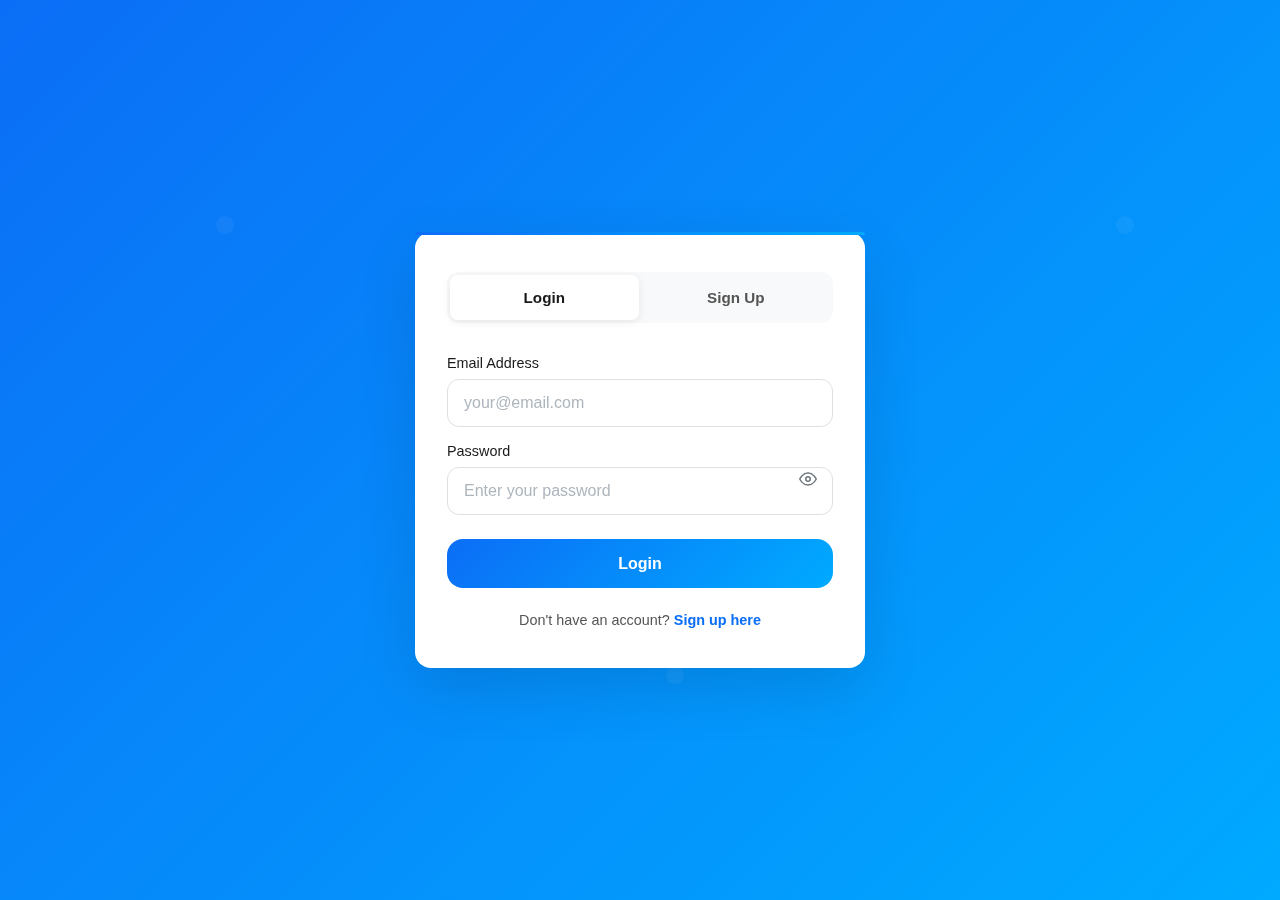
<file: client-dashboard.html>
<!DOCTYPE html>
<html lang="en">
<head>
<meta charset="UTF-8">
<meta name="viewport" content="width=device-width, initial-scale=1.0">
<title>Client Dashboard</title>
<link rel="stylesheet" href="css/earner-dashboard.css">
</head>
<body>
<header>
    <div class="profile-section">
        <img id="profilePic" src="assetes/images/default.png" class="profile-img">
        <input type="file" id="profileImageInput" accept="image/*" style="display: block; margin-top: 10px;">
        <h1 id="welcomeName">Welcome</h1>
    </div>
    <nav>
        <a href="home.html">Home</a>
        <a href="profile.html">Profile</a>
        <a href="signup-login.html">Logout</a>
    </nav>
</header>

<main>
    <section class="stats">
        <div class="card"><h3>Total Payments</h3><p id="totalPayments">$0</p></div>
        <div class="card"><h3>Completed Jobs</h3><p id="completedJobs">0</p></div>
        <div class="card"><h3>Active Jobs</h3><p id="activeJobs">0</p></div>
    </section>

    <section class="recent-jobs">
        <h2>Posted Jobs</h2>
        <table>
            <thead>
                <tr><th>Job</th><th>Earner</th><th>Status</th></tr>
            </thead>
            <tbody id="jobsTable"></tbody>
        </table>
    </section>
</main>
<script src="js/client-dashboard.js"></script>
</body>
</html>
</file>
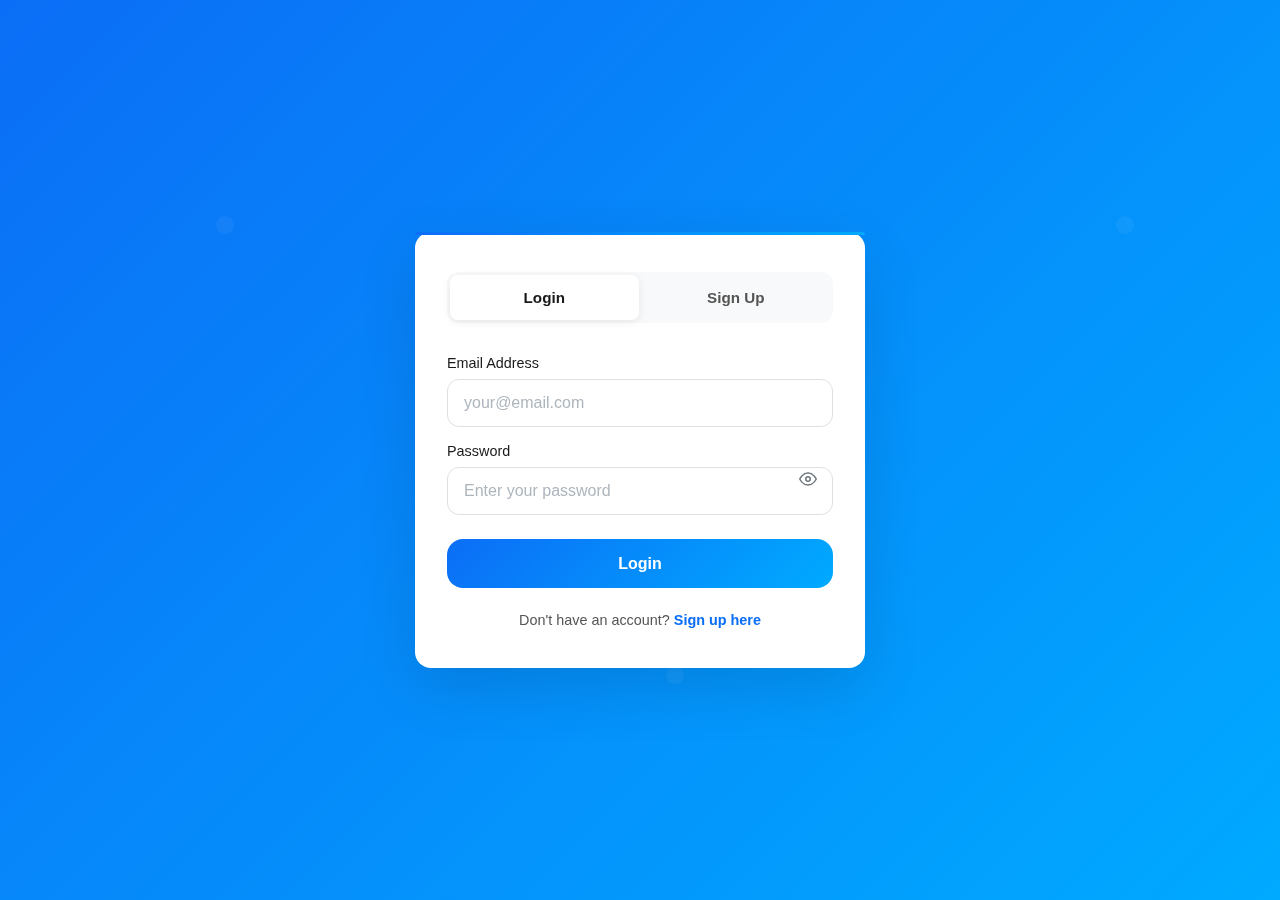
<file: earner-dashboard.html>
<!-- earner-dashboard.html -->
<!DOCTYPE html>
<html lang="en">
<head>
<meta charset="UTF-8">
<meta name="viewport" content="width=device-width, initial-scale=1.0">
<title>Earner Dashboard</title>
<link rel="stylesheet" href="css/earner-dashboard.css">
</head>
<body>
<header>
    <div class="profile-section">
        <img id="profilePic" src="assetes/images/default.png" class="profile-img">
        <input type="file" id="profileImageInput" accept="image/*" style="display: block; margin-top: 10px;">
        <h1 id="welcomeName">Welcome</h1>
    </div>
    <nav>
        <a href="home.html">Home</a>
        <a href="profile.html">Profile</a>
        <a href="learner-zone.html">Courses</a>
        <a href="marketplace.html">Marketplace</a>
        <a href="signup-login.html">Logout</a>
    </nav>
</header>

<main>
    <section class="stats">
        <div class="card"><h3>Total Earnings</h3><p id="totalEarnings">$0</p></div>
        <div class="card"><h3>Completed Jobs</h3><p id="completedJobs">0</p></div>
        <div class="card"><h3>Active Jobs</h3><p id="activeJobs">0</p></div>
    </section>

    <section class="notifications">
        <h2>Notifications</h2>
        <div id="notificationsList">Loading notifications...</div>
    </section>

    <section class="enrolled-courses">
        <h2>Your Courses</h2>
        <div id="coursesList">Loading your courses...</div>
        <p class="helper">Tip: Click a course to open it. Progress shows as % or "Completed".</p>
    </section>

    <section class="recent-jobs">
        <h2>Recent Jobs</h2>
        <table>
            <thead>
                <tr><th>Job</th><th>Client</th><th>Status</th></tr>
            </thead>
            <tbody id="jobsTable"></tbody>
        </table>
    </section>
</main>
<script src="js/earner-dashboard.js"></script>
</body>
</html>
</file>
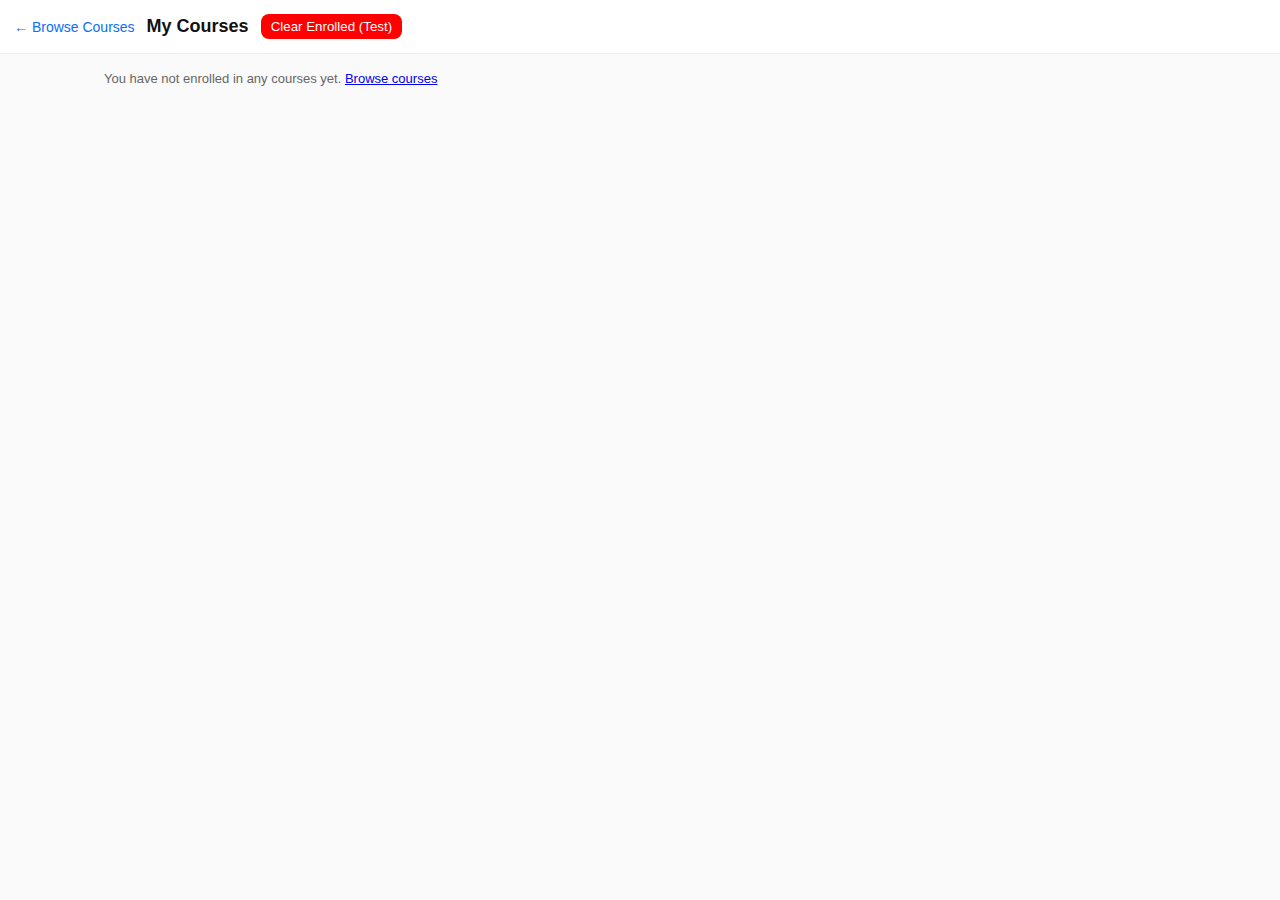
<file: learner-dashboard.html>
<!DOCTYPE html>
<html lang="en">
<head>
  <meta charset="utf-8" /><meta name="viewport" content="width=device-width,initial-scale=1" />
  <title>My Courses</title>
  <link rel="stylesheet" href="css/learner.css" />
  <link rel="stylesheet" href="css/components/cards.css" />
</head>
<body>
  <header class="site-header">
    <a class="back" href="learner-zone.html">← Browse Courses</a>
    <h1>My Courses</h1>
    <button id="clearEnrolledBtn" style="background:red;color:white;border:none;padding:5px 10px;cursor:pointer;">Clear Enrolled (Test)</button>
  </header>

  <main>
    <section id="myCourses" class="cards-grid"></section>
  </main>

  <script type="module" src="js/learner-dashboard.js"></script>
</body>
</html>
</file>
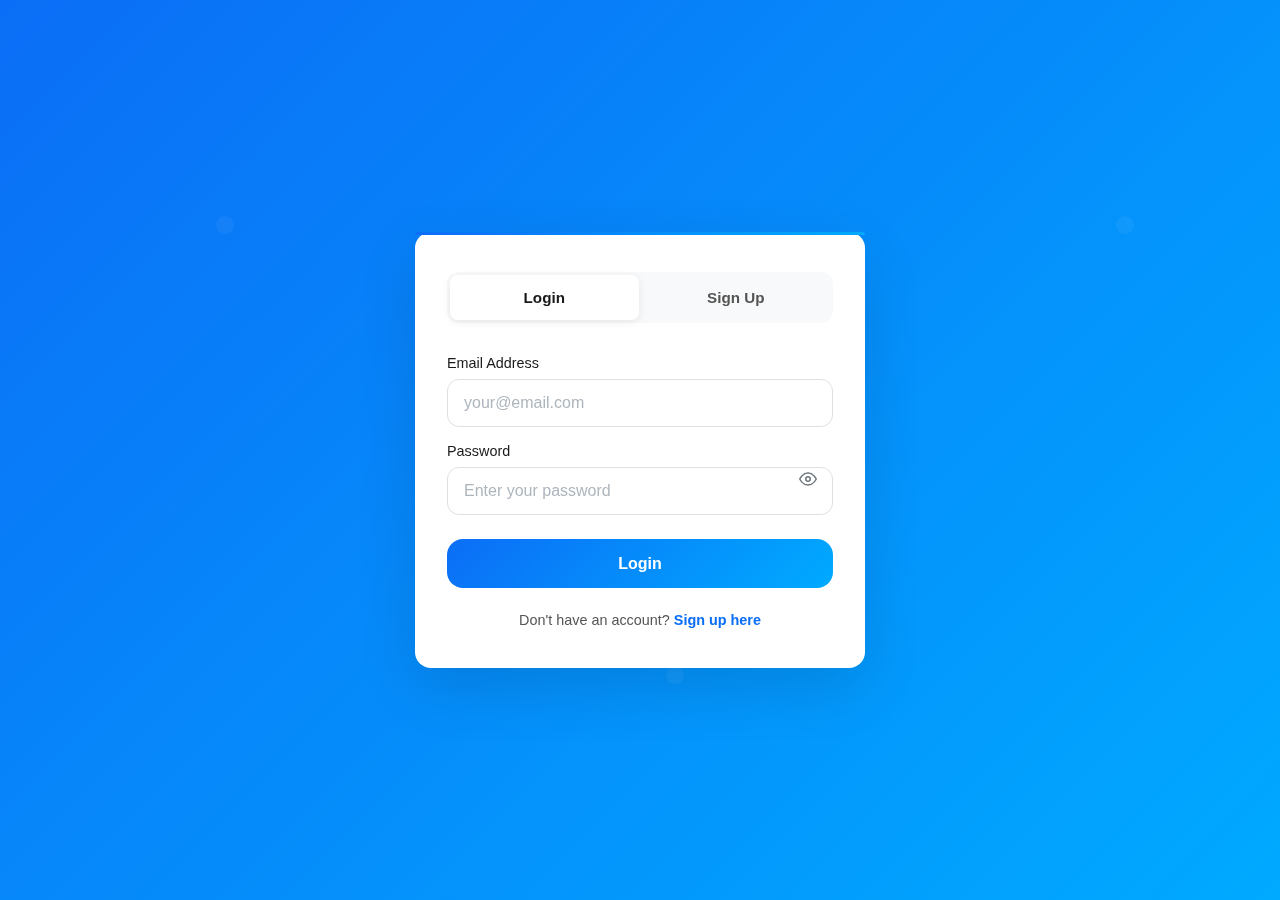
<file: learner-detail.html>
<!DOCTYPE html>
<html lang="en">
<head>
  <meta charset="utf-8" /><meta name="viewport" content="width=device-width,initial-scale=1" />
  <title>Course Detail</title>
  <link rel="stylesheet" href="css/learner.css" />
  <link rel="stylesheet" href="css/components/cards.css" />
</head>
<body>
  <header class="site-header">
    <a class="back" href="learner-zone.html">← Back</a>
    <h1 id="courseTitle">Course</h1>
    <a class="nav-link" href="learner-dashboard.html">My Courses</a>
  </header>

  <main class="detail-wrap">
    <div id="courseMeta" class="thumb-and-meta"></div>
    <div class="actions">
      <button id="enrollBtn">Enroll</button>
      <span id="priceTag"></span>
    </div>
  </main>

  <script src="https://checkout.razorpay.com/v1/checkout.js"></script>
  <script type="module" src="js/learner-detail.js"></script>
</body>
</html>
</file>
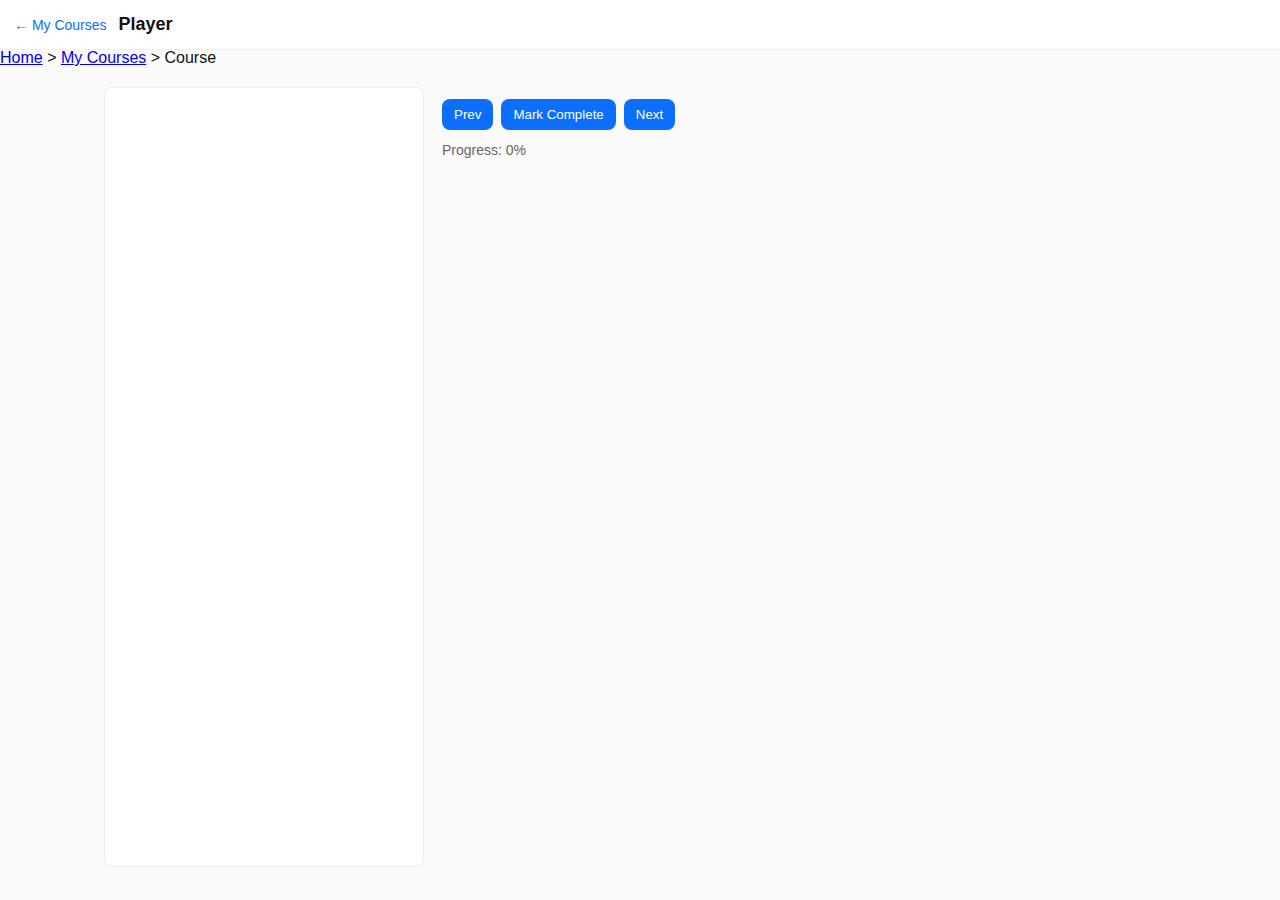
<file: learner-player.html>
<!DOCTYPE html>
<html lang="en">
<head>
  <meta charset="utf-8" /><meta name="viewport" content="width=device-width,initial-scale=1" />
  <title>Course Player</title>
  <link rel="stylesheet" href="css/learner.css" />
  <link rel="stylesheet" href="css/components/cards.css" />
</head>
<body>
  <header class="site-header">
    <a class="back" href="learner-dashboard.html">← My Courses</a>
    <h1 id="playerCourseTitle">Player</h1>
  </header>

  <nav class="breadcrumb">
    <a href="home.html">Home</a> &gt;
    <a href="learner-dashboard.html">My Courses</a> &gt;
    <span id="breadcrumbCourse">Course</span>
  </nav>

  <main class="player-wrap">
    <aside class="player-sidebar" id="playerModules"></aside>

    <section class="player-main">
      <div class="video-holder">
        <div id="videoContainer" style="background:#000;">
          <video id="courseVideo" controls style="width:100%;max-height:520px;display:none;"></video>
          <iframe id="courseIframe" width="100%" height="360" frameborder="0" allowfullscreen style="display:none;"></iframe>
        </div>
      </div>

      <div class="player-controls">
        <button id="prevBtn">Prev</button>
        <button id="completeBtn">Mark Complete</button>
        <button id="nextBtn">Next</button>
      </div>

      <div class="progress-line">Progress: <span id="progressPct">0%</span></div>
    </section>
  </main>

  <script type="module" src="js/learner-player.js"></script>
</body>
</html>
</file>
<file: css/earner-dashboard.css>
body {
    margin: 0;
    font-family: Arial, sans-serif;
    background-color: #f0f2f5;
}

header {
    display: flex;
    justify-content: space-between;
    align-items: center;
    background-color: #4267B2;
    color: white;
    padding: 10px 20px;
}

header nav a {
    color: white;
    margin-left: 15px;
    text-decoration: none;
}

.profile-img {
    width: 50px;
    height: 50px;
    border-radius: 50%;
}

main {
    padding: 20px;
}

.stats {
    display: flex;
    justify-content: space-around;
    margin-bottom: 20px;
}

.stats .card {
    background-color: white;
    padding: 15px;
    border-radius: 10px;
    text-align: center;
    width: 30%;
}

.recent-jobs table {
    width: 100%;
    border-collapse: collapse;
    background-color: white;
    border-radius: 10px;
    overflow: hidden;
}

.recent-jobs th, .recent-jobs td {
    padding: 10px;
    border-bottom: 1px solid #ddd;
}

.recent-jobs th {
    background-color: #4267B2;
    color: white;
}
</file>
<file: css/learner.css>
:root{--bg:#fafafa;--card:#fff;--muted:#666;--accent:#0b6efd}
*{box-sizing:border-box}
body{font-family:Inter,Arial,sans-serif;background:var(--bg);margin:0;color:#111}
.site-header{display:flex;align-items:center;gap:12px;padding:14px;background:#fff;box-shadow:0 1px 0 rgba(0,0,0,.04);position:sticky;top:0;z-index:10}
.site-header h1{margin:0;font-size:18px}
.site-header input{margin-left:12px;padding:8px;border-radius:8px;border:1px solid #eaeaea}
.site-header .nav-link{margin-left:auto;color:var(--accent);text-decoration:none}

/* layout */
main{max-width:1100px;margin:18px auto;padding:0 14px}
.cards-grid{display:grid;grid-template-columns:repeat(auto-fill,minmax(260px,1fr));gap:16px}

/* cards */
.card{background:var(--card);border-radius:10px;overflow:hidden;border:1px solid #eee;display:flex;flex-direction:column}
.card.small{flex-direction:row;gap:12px;padding:10px}
.card-img{width:100%;height:160px;object-fit:cover;display:block}
.card .card-body{padding:12px}
.card h3{margin:0 0 6px 0;font-size:16px}
.muted{color:var(--muted);font-size:13px;margin:0}
.card-foot{display:flex;justify-content:space-between;align-items:center;margin-top:8px}
button{background:var(--accent);color:#fff;padding:8px 12px;border-radius:8px;border:0;cursor:pointer}

/* detail */
.detail-wrap{max-width:900px;margin:18px auto;padding:0 14px}
.thumb-and-meta{display:flex;gap:16px;align-items:flex-start}
.detail-thumb{width:320px;height:180px;object-fit:cover;border-radius:8px}
.modules-list{display:flex;flex-direction:column;gap:8px}
.module{display:flex;justify-content:space-between;padding:10px;border-radius:8px;background:#fff;border:1px solid #eee;align-items:center}
.module .m-actions button{padding:6px 10px}

/* player layout */
.player-wrap{display:flex;gap:18px;max-width:1100px;margin:20px auto;padding:0 14px}
.player-sidebar{width:320px;background:#fff;border:1px solid #eee;border-radius:8px;padding:10px;height:calc(100vh - 120px);overflow:auto}
.player-main{flex:1;display:flex;flex-direction:column;gap:12px}
.side-module{padding:8px;border-radius:6px;border-bottom:1px dashed #f0f0f0;cursor:pointer}
.side-module.active{background:#f4f7ff}
.video-holder{background:#000;padding:0;border-radius:8px;overflow:hidden}
.player-controls{display:flex;gap:8px}
.progress-line{font-size:14px;color:var(--muted)}

/* small helpers */
.back{font-size:14px;color:var(--accent);text-decoration:none}
.small-muted{font-size:12px;color:#888;padding-left:8px}

/* responsive */
@media (max-width:900px){
  .player-wrap{flex-direction:column}
  .player-sidebar{width:100%;height:auto}
  .thumb-and-meta{flex-direction:column}
  .detail-thumb{width:100%}
}
</file>
<file: css/components/cards.css>
/* Service Card */
.service-card, .blog-card, .learner-card {
  background: #fff;
  padding: 20px;
  border-radius: 20px;
  box-shadow: 0 8px 20px rgba(0,0,0,0.05);
  transition: transform 0.3s, box-shadow 0.3s;
  display: flex;
  flex-direction: column;
}

.service-card:hover, .blog-card:hover, .learner-card:hover {
  transform: translateY(-5px);
  box-shadow: 0 12px 30px rgba(0,0,0,0.08);
}
.service-card img, .blog-card img, .learner-card img {
  width: 100%;
  border-radius: 15px;
}
.service-card h3, .blog-card h3, .learner-card h3 { color: #0b6ef6; margin: 10px 0; }
.service-card p, .blog-card p, .learner-card p { color: #6b7280; font-size: 14px; }

/* Buttons */
.btn-small {
  padding: 8px 14px;
  background: #0b6ef6;
  color: #fff;
  border-radius: 12px;
  text-decoration: none;
  font-weight: 700;
  display: inline-block;
  margin-top: 10px;
}
.btn-small:hover { background: #094bb5; }

/* Price & Enroll */
.price-enroll {
  margin-top: auto;
  display: flex;
  justify-content: space-between;
  align-items: center;
}
.price-enroll .price {
  font-weight: bold;
  color: #0b6ef6;
  font-size: 16px;
}
.price-enroll button {
  padding: 8px 14px;
  border: none;
  border-radius: 12px;
  background: #0b6ef6;
  color: #fff;
  cursor: pointer;
}
.price-enroll button:hover { background: #094bb5; }
</file>
